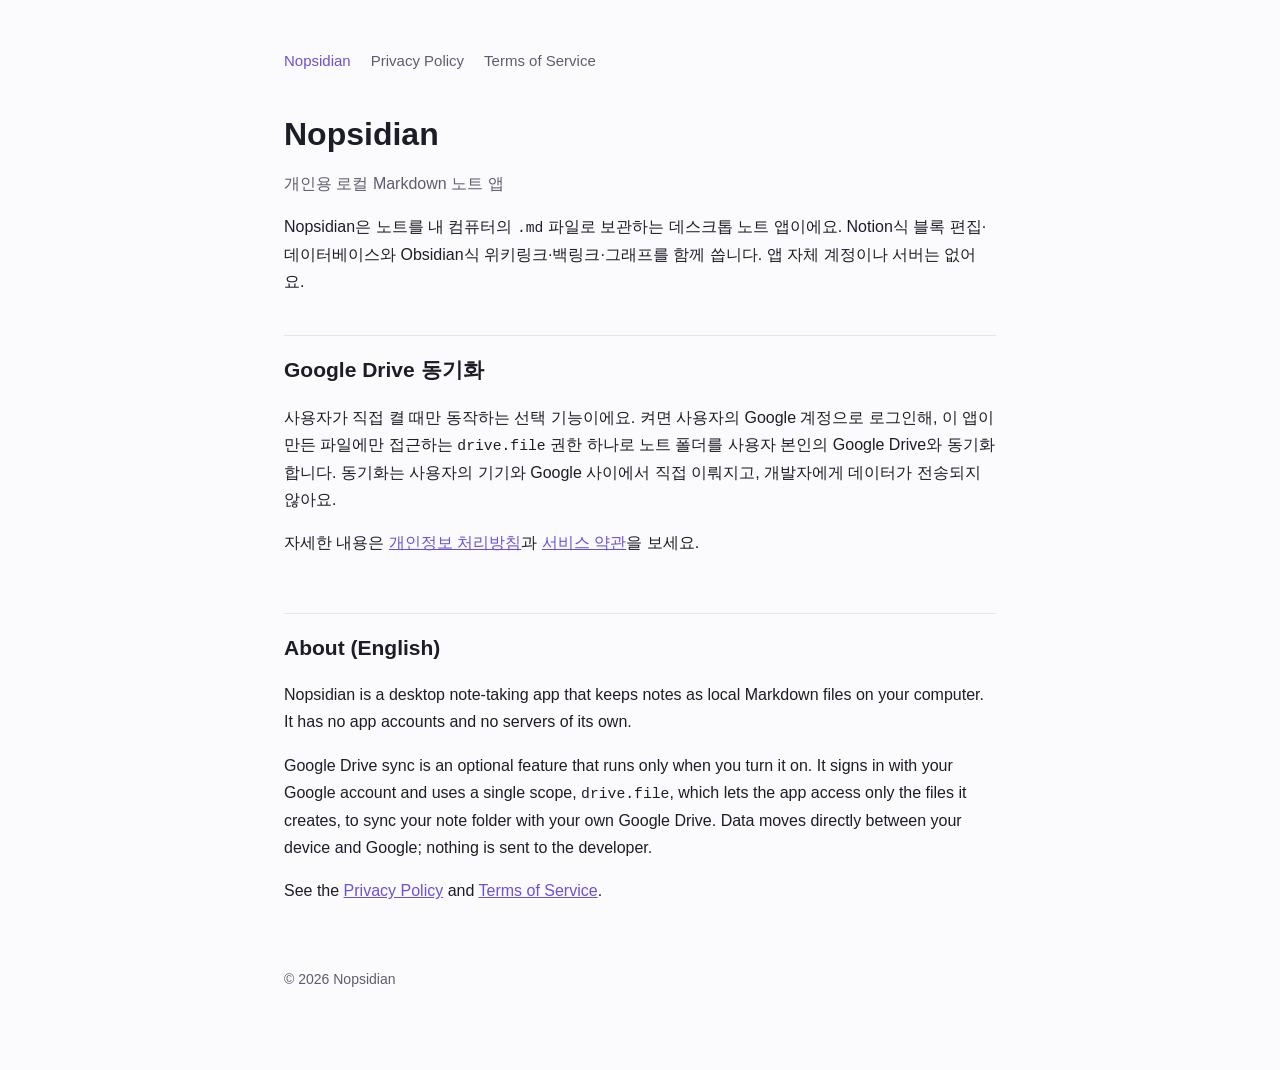
<file: index.html>
<!doctype html>
<html lang="ko">
<head>
  <meta charset="utf-8">
  <meta name="viewport" content="width=device-width, initial-scale=1">
  <title>Nopsidian</title>
  <meta name="description" content="Nopsidian — a personal, local-first Markdown note app.">
  <link rel="stylesheet" href="style.css">
</head>
<body>
<main>
  <nav>
    <a href="index.html" aria-current="page">Nopsidian</a>
    <a href="privacy.html">Privacy Policy</a>
    <a href="terms.html">Terms of Service</a>
  </nav>

  <h1>Nopsidian</h1>
  <p class="muted">개인용 로컬 Markdown 노트 앱</p>

  <p>Nopsidian은 노트를 내 컴퓨터의 <code>.md</code> 파일로 보관하는 데스크톱 노트 앱이에요. Notion식 블록 편집·데이터베이스와 Obsidian식 위키링크·백링크·그래프를 함께 씁니다. 앱 자체 계정이나 서버는 없어요.</p>

  <h2>Google Drive 동기화</h2>
  <p>사용자가 직접 켤 때만 동작하는 선택 기능이에요. 켜면 사용자의 Google 계정으로 로그인해, 이 앱이 만든 파일에만 접근하는 <code>drive.file</code> 권한 하나로 노트 폴더를 사용자 본인의 Google Drive와 동기화합니다. 동기화는 사용자의 기기와 Google 사이에서 직접 이뤄지고, 개발자에게 데이터가 전송되지 않아요.</p>
  <p>자세한 내용은 <a href="privacy.html">개인정보 처리방침</a>과 <a href="terms.html">서비스 약관</a>을 보세요.</p>

  <section class="lang" lang="en">
    <h2>About (English)</h2>
    <p>Nopsidian is a desktop note-taking app that keeps notes as local Markdown files on your computer. It has no app accounts and no servers of its own.</p>
    <p>Google Drive sync is an optional feature that runs only when you turn it on. It signs in with your Google account and uses a single scope, <code>drive.file</code>, which lets the app access only the files it creates, to sync your note folder with your own Google Drive. Data moves directly between your device and Google; nothing is sent to the developer.</p>
    <p>See the <a href="privacy.html">Privacy Policy</a> and <a href="terms.html">Terms of Service</a>.</p>
  </section>

  <footer>© 2026 Nopsidian</footer>
</main>
</body>
</html>
</file>
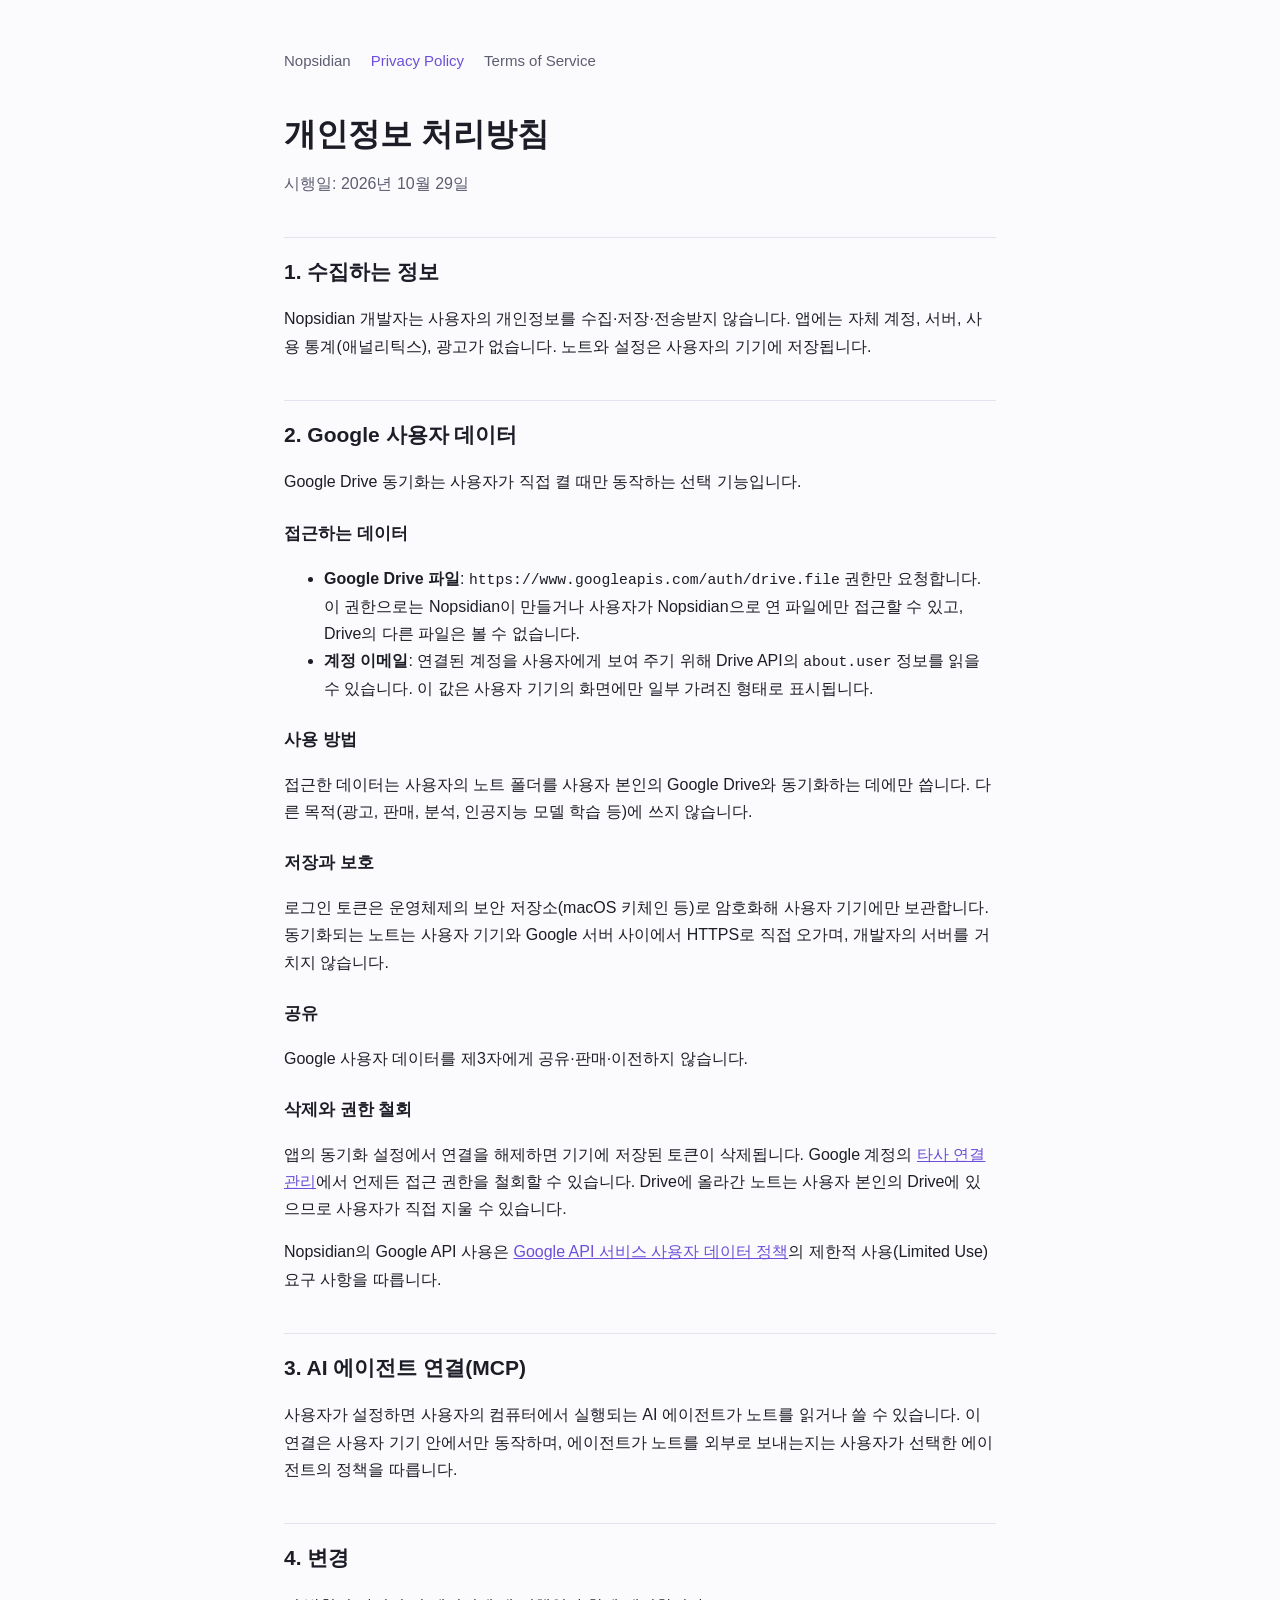
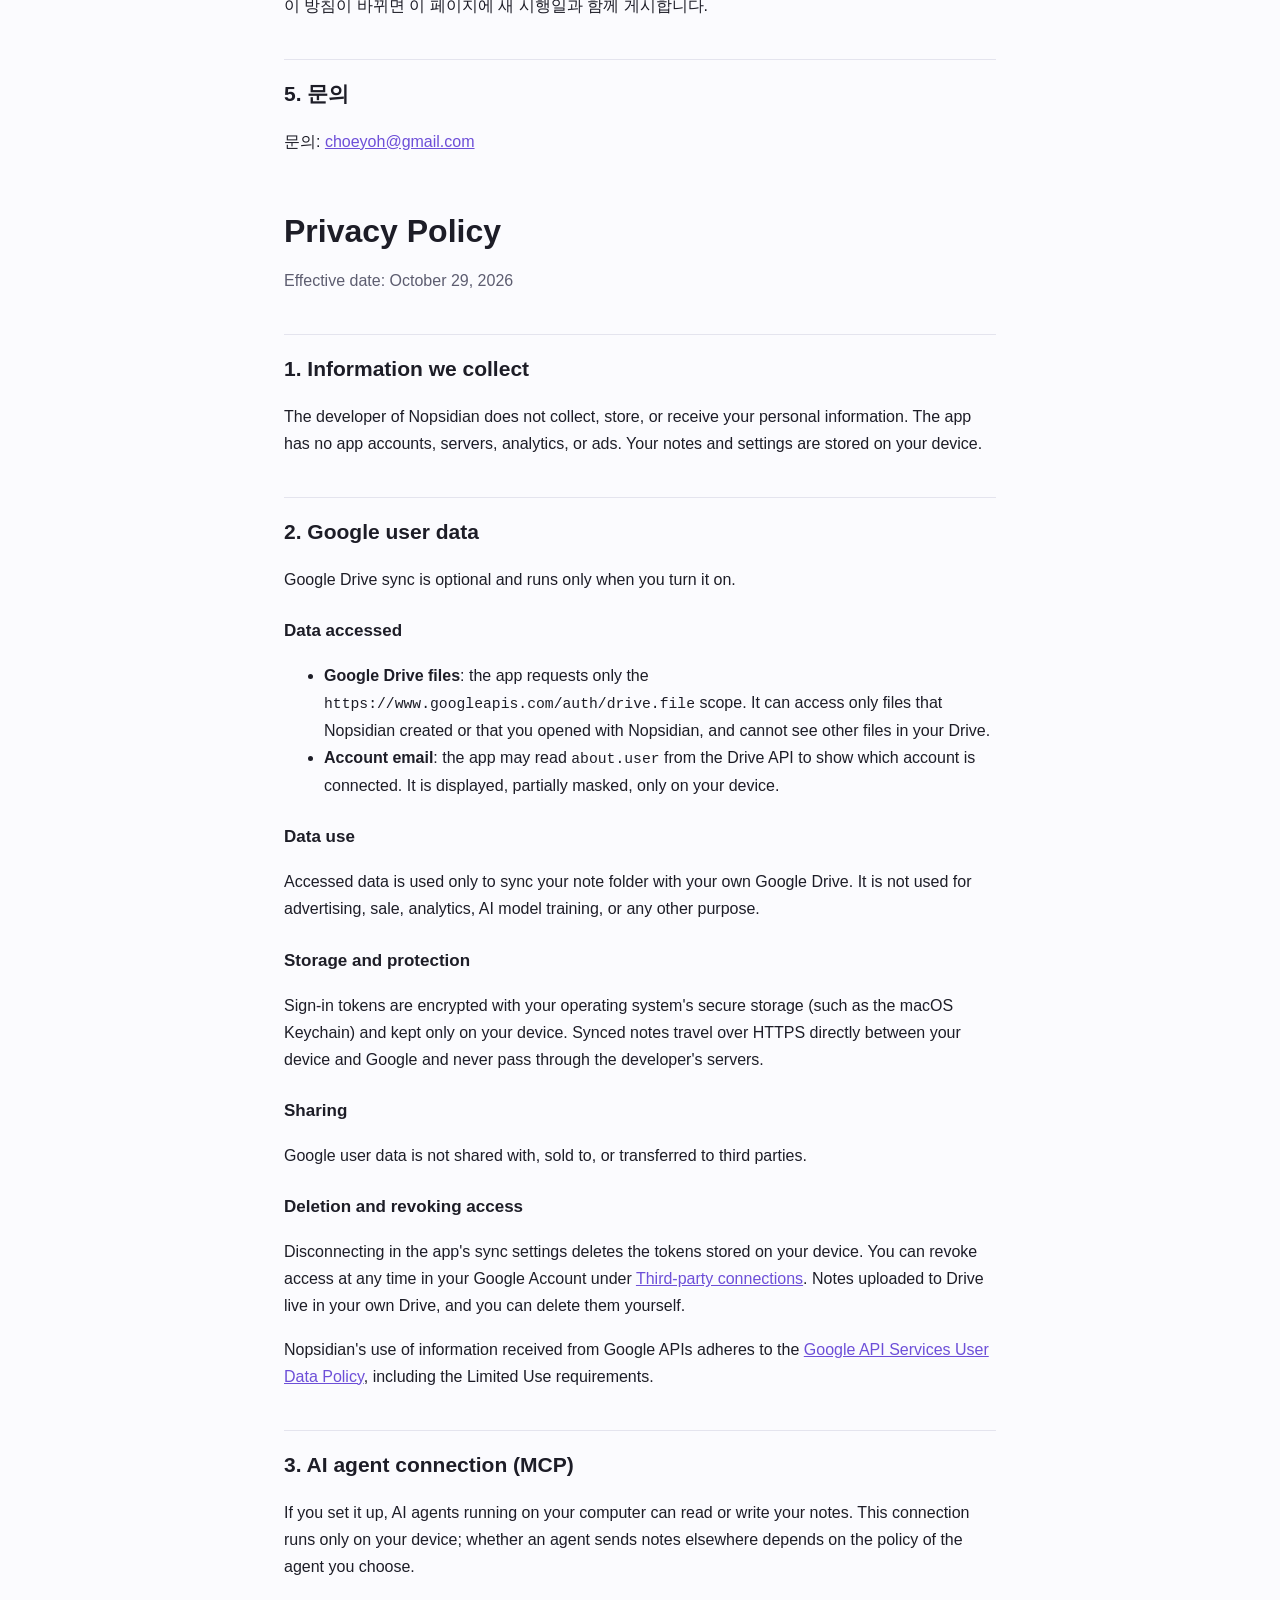
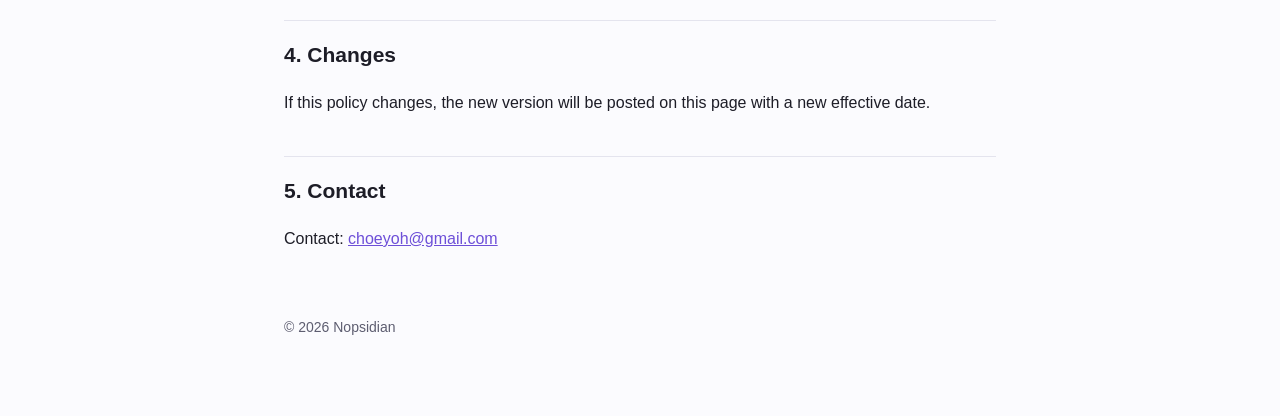
<file: privacy.html>
<!doctype html>
<html lang="ko">
<head>
  <meta charset="utf-8">
  <meta name="viewport" content="width=device-width, initial-scale=1">
  <title>Privacy Policy — Nopsidian</title>
  <link rel="stylesheet" href="style.css">
</head>
<body>
<main>
  <nav>
    <a href="index.html">Nopsidian</a>
    <a href="privacy.html" aria-current="page">Privacy Policy</a>
    <a href="terms.html">Terms of Service</a>
  </nav>

  <h1>개인정보 처리방침</h1>
  <p class="muted">시행일: 2026년 10월 29일</p>

  <h2>1. 수집하는 정보</h2>
  <p>Nopsidian 개발자는 사용자의 개인정보를 수집·저장·전송받지 않습니다. 앱에는 자체 계정, 서버, 사용 통계(애널리틱스), 광고가 없습니다. 노트와 설정은 사용자의 기기에 저장됩니다.</p>

  <h2>2. Google 사용자 데이터</h2>
  <p>Google Drive 동기화는 사용자가 직접 켤 때만 동작하는 선택 기능입니다.</p>
  <h3>접근하는 데이터</h3>
  <ul>
    <li><strong>Google Drive 파일</strong>: <code>https://www.googleapis.com/auth/drive.file</code> 권한만 요청합니다. 이 권한으로는 Nopsidian이 만들거나 사용자가 Nopsidian으로 연 파일에만 접근할 수 있고, Drive의 다른 파일은 볼 수 없습니다.</li>
    <li><strong>계정 이메일</strong>: 연결된 계정을 사용자에게 보여 주기 위해 Drive API의 <code>about.user</code> 정보를 읽을 수 있습니다. 이 값은 사용자 기기의 화면에만 일부 가려진 형태로 표시됩니다.</li>
  </ul>
  <h3>사용 방법</h3>
  <p>접근한 데이터는 사용자의 노트 폴더를 사용자 본인의 Google Drive와 동기화하는 데에만 씁니다. 다른 목적(광고, 판매, 분석, 인공지능 모델 학습 등)에 쓰지 않습니다.</p>
  <h3>저장과 보호</h3>
  <p>로그인 토큰은 운영체제의 보안 저장소(macOS 키체인 등)로 암호화해 사용자 기기에만 보관합니다. 동기화되는 노트는 사용자 기기와 Google 서버 사이에서 HTTPS로 직접 오가며, 개발자의 서버를 거치지 않습니다.</p>
  <h3>공유</h3>
  <p>Google 사용자 데이터를 제3자에게 공유·판매·이전하지 않습니다.</p>
  <h3>삭제와 권한 철회</h3>
  <p>앱의 동기화 설정에서 연결을 해제하면 기기에 저장된 토큰이 삭제됩니다. Google 계정의 <a href="https://myaccount.google.com/connections">타사 연결 관리</a>에서 언제든 접근 권한을 철회할 수 있습니다. Drive에 올라간 노트는 사용자 본인의 Drive에 있으므로 사용자가 직접 지울 수 있습니다.</p>
  <p>Nopsidian의 Google API 사용은 <a href="https://developers.google.com/terms/api-services-user-data-policy">Google API 서비스 사용자 데이터 정책</a>의 제한적 사용(Limited Use) 요구 사항을 따릅니다.</p>

  <h2>3. AI 에이전트 연결(MCP)</h2>
  <p>사용자가 설정하면 사용자의 컴퓨터에서 실행되는 AI 에이전트가 노트를 읽거나 쓸 수 있습니다. 이 연결은 사용자 기기 안에서만 동작하며, 에이전트가 노트를 외부로 보내는지는 사용자가 선택한 에이전트의 정책을 따릅니다.</p>

  <h2>4. 변경</h2>
  <p>이 방침이 바뀌면 이 페이지에 새 시행일과 함께 게시합니다.</p>

  <h2>5. 문의</h2>
  <p>문의: <a href="mailto:choeyoh@gmail.com">choeyoh@gmail.com</a></p>

  <section class="lang" lang="en">
    <h1>Privacy Policy</h1>
    <p class="muted">Effective date: October 29, 2026</p>

    <h2>1. Information we collect</h2>
    <p>The developer of Nopsidian does not collect, store, or receive your personal information. The app has no app accounts, servers, analytics, or ads. Your notes and settings are stored on your device.</p>

    <h2>2. Google user data</h2>
    <p>Google Drive sync is optional and runs only when you turn it on.</p>
    <h3>Data accessed</h3>
    <ul>
      <li><strong>Google Drive files</strong>: the app requests only the <code>https://www.googleapis.com/auth/drive.file</code> scope. It can access only files that Nopsidian created or that you opened with Nopsidian, and cannot see other files in your Drive.</li>
      <li><strong>Account email</strong>: the app may read <code>about.user</code> from the Drive API to show which account is connected. It is displayed, partially masked, only on your device.</li>
    </ul>
    <h3>Data use</h3>
    <p>Accessed data is used only to sync your note folder with your own Google Drive. It is not used for advertising, sale, analytics, AI model training, or any other purpose.</p>
    <h3>Storage and protection</h3>
    <p>Sign-in tokens are encrypted with your operating system's secure storage (such as the macOS Keychain) and kept only on your device. Synced notes travel over HTTPS directly between your device and Google and never pass through the developer's servers.</p>
    <h3>Sharing</h3>
    <p>Google user data is not shared with, sold to, or transferred to third parties.</p>
    <h3>Deletion and revoking access</h3>
    <p>Disconnecting in the app's sync settings deletes the tokens stored on your device. You can revoke access at any time in your Google Account under <a href="https://myaccount.google.com/connections">Third-party connections</a>. Notes uploaded to Drive live in your own Drive, and you can delete them yourself.</p>
    <p>Nopsidian's use of information received from Google APIs adheres to the <a href="https://developers.google.com/terms/api-services-user-data-policy">Google API Services User Data Policy</a>, including the Limited Use requirements.</p>

    <h2>3. AI agent connection (MCP)</h2>
    <p>If you set it up, AI agents running on your computer can read or write your notes. This connection runs only on your device; whether an agent sends notes elsewhere depends on the policy of the agent you choose.</p>

    <h2>4. Changes</h2>
    <p>If this policy changes, the new version will be posted on this page with a new effective date.</p>

    <h2>5. Contact</h2>
    <p>Contact: <a href="mailto:choeyoh@gmail.com">choeyoh@gmail.com</a></p>
  </section>

  <footer>© 2026 Nopsidian</footer>
</main>
</body>
</html>
</file>
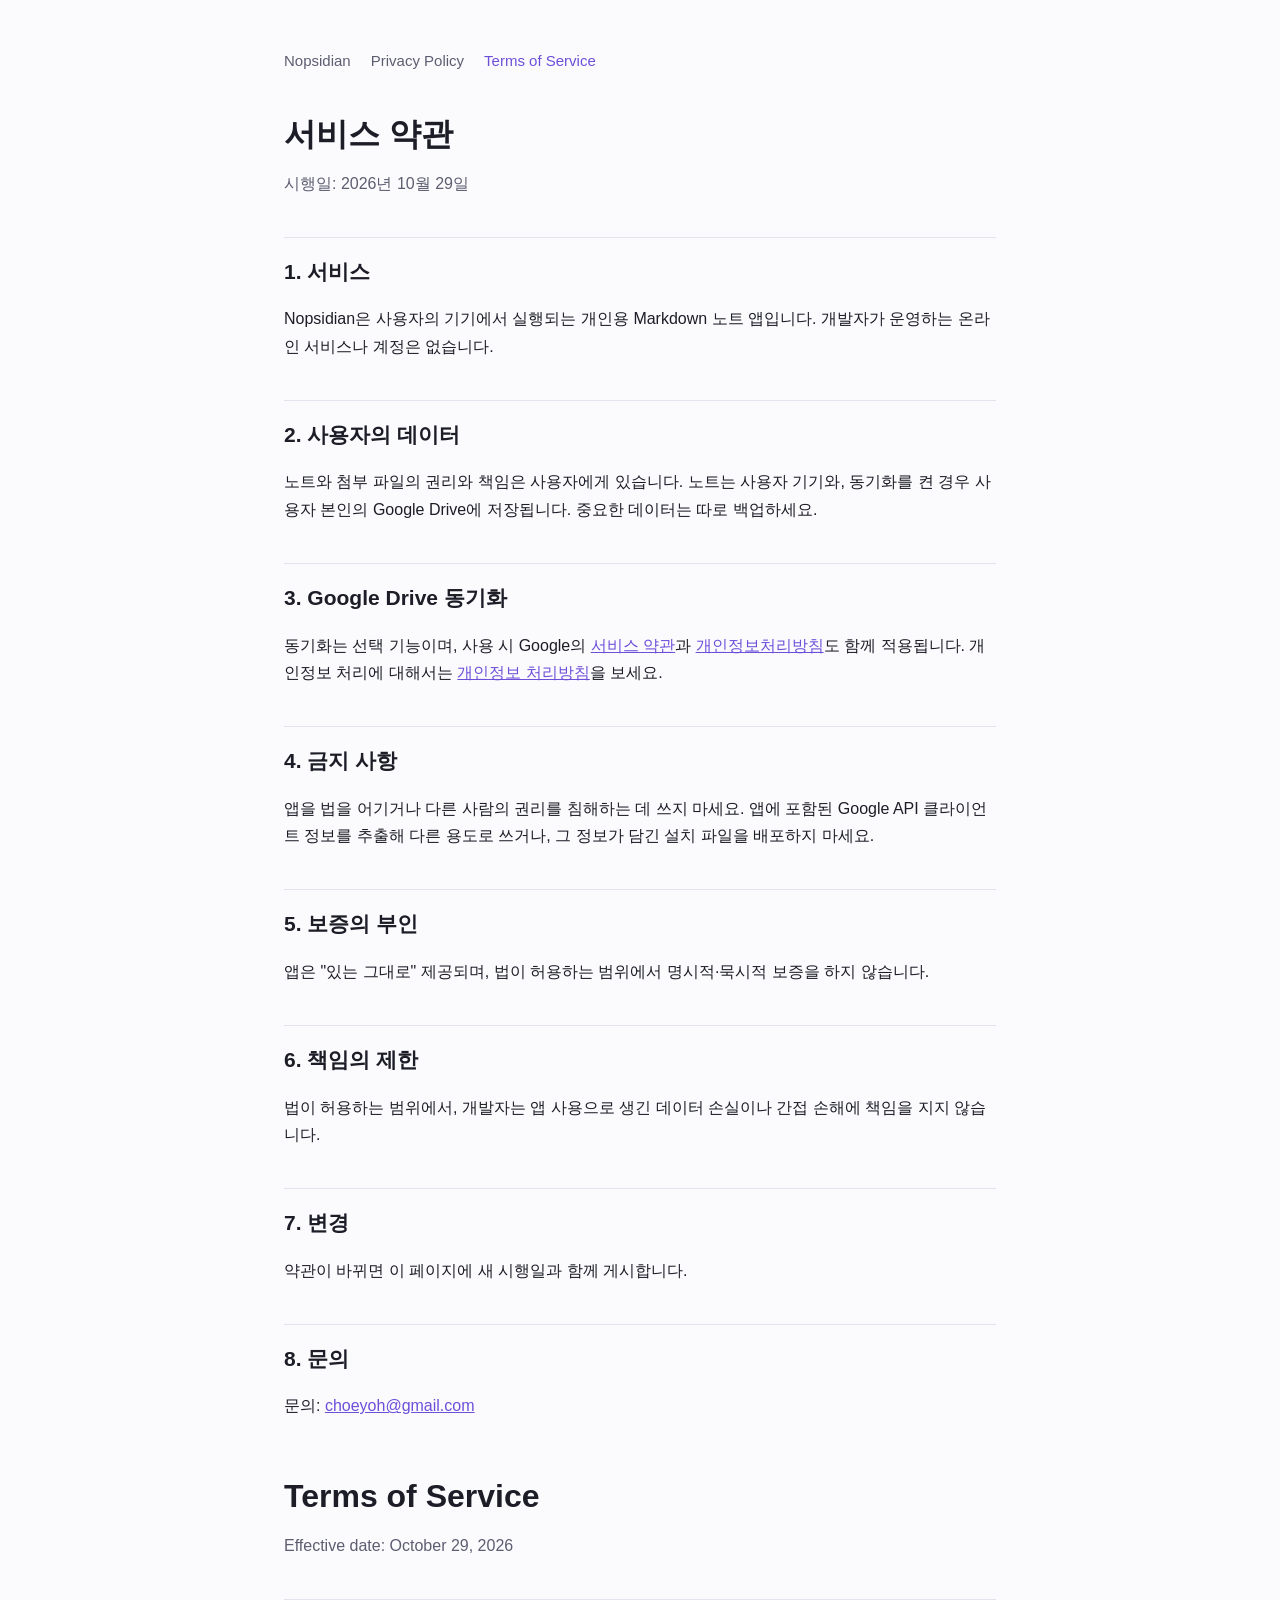
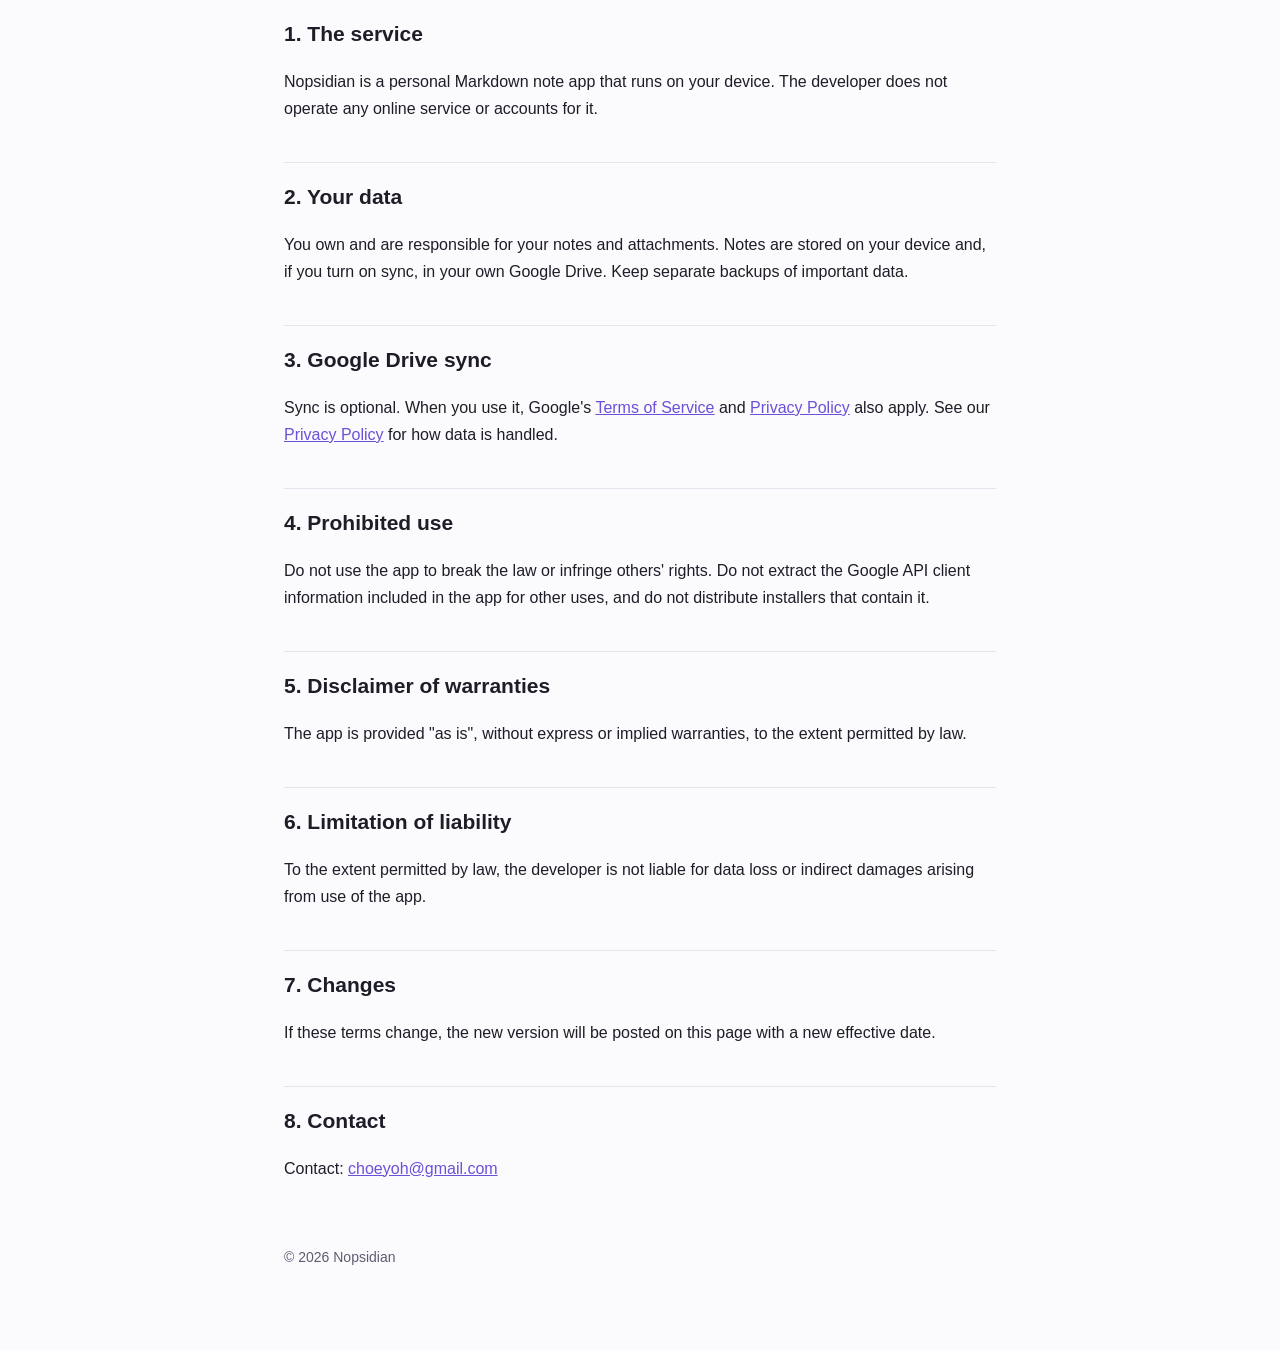
<file: terms.html>
<!doctype html>
<html lang="ko">
<head>
  <meta charset="utf-8">
  <meta name="viewport" content="width=device-width, initial-scale=1">
  <title>Terms of Service — Nopsidian</title>
  <link rel="stylesheet" href="style.css">
</head>
<body>
<main>
  <nav>
    <a href="index.html">Nopsidian</a>
    <a href="privacy.html">Privacy Policy</a>
    <a href="terms.html" aria-current="page">Terms of Service</a>
  </nav>

  <h1>서비스 약관</h1>
  <p class="muted">시행일: 2026년 10월 29일</p>

  <h2>1. 서비스</h2>
  <p>Nopsidian은 사용자의 기기에서 실행되는 개인용 Markdown 노트 앱입니다. 개발자가 운영하는 온라인 서비스나 계정은 없습니다.</p>

  <h2>2. 사용자의 데이터</h2>
  <p>노트와 첨부 파일의 권리와 책임은 사용자에게 있습니다. 노트는 사용자 기기와, 동기화를 켠 경우 사용자 본인의 Google Drive에 저장됩니다. 중요한 데이터는 따로 백업하세요.</p>

  <h2>3. Google Drive 동기화</h2>
  <p>동기화는 선택 기능이며, 사용 시 Google의 <a href="https://policies.google.com/terms">서비스 약관</a>과 <a href="https://policies.google.com/privacy">개인정보처리방침</a>도 함께 적용됩니다. 개인정보 처리에 대해서는 <a href="privacy.html">개인정보 처리방침</a>을 보세요.</p>

  <h2>4. 금지 사항</h2>
  <p>앱을 법을 어기거나 다른 사람의 권리를 침해하는 데 쓰지 마세요. 앱에 포함된 Google API 클라이언트 정보를 추출해 다른 용도로 쓰거나, 그 정보가 담긴 설치 파일을 배포하지 마세요.</p>

  <h2>5. 보증의 부인</h2>
  <p>앱은 "있는 그대로" 제공되며, 법이 허용하는 범위에서 명시적·묵시적 보증을 하지 않습니다.</p>

  <h2>6. 책임의 제한</h2>
  <p>법이 허용하는 범위에서, 개발자는 앱 사용으로 생긴 데이터 손실이나 간접 손해에 책임을 지지 않습니다.</p>

  <h2>7. 변경</h2>
  <p>약관이 바뀌면 이 페이지에 새 시행일과 함께 게시합니다.</p>

  <h2>8. 문의</h2>
  <p>문의: <a href="mailto:choeyoh@gmail.com">choeyoh@gmail.com</a></p>

  <section class="lang" lang="en">
    <h1>Terms of Service</h1>
    <p class="muted">Effective date: October 29, 2026</p>

    <h2>1. The service</h2>
    <p>Nopsidian is a personal Markdown note app that runs on your device. The developer does not operate any online service or accounts for it.</p>

    <h2>2. Your data</h2>
    <p>You own and are responsible for your notes and attachments. Notes are stored on your device and, if you turn on sync, in your own Google Drive. Keep separate backups of important data.</p>

    <h2>3. Google Drive sync</h2>
    <p>Sync is optional. When you use it, Google's <a href="https://policies.google.com/terms">Terms of Service</a> and <a href="https://policies.google.com/privacy">Privacy Policy</a> also apply. See our <a href="privacy.html">Privacy Policy</a> for how data is handled.</p>

    <h2>4. Prohibited use</h2>
    <p>Do not use the app to break the law or infringe others' rights. Do not extract the Google API client information included in the app for other uses, and do not distribute installers that contain it.</p>

    <h2>5. Disclaimer of warranties</h2>
    <p>The app is provided "as is", without express or implied warranties, to the extent permitted by law.</p>

    <h2>6. Limitation of liability</h2>
    <p>To the extent permitted by law, the developer is not liable for data loss or indirect damages arising from use of the app.</p>

    <h2>7. Changes</h2>
    <p>If these terms change, the new version will be posted on this page with a new effective date.</p>

    <h2>8. Contact</h2>
    <p>Contact: <a href="mailto:choeyoh@gmail.com">choeyoh@gmail.com</a></p>
  </section>

  <footer>© 2026 Nopsidian</footer>
</main>
</body>
</html>
</file>
<file: style.css>
:root {
  --fg: #1d1d27;
  --muted: #5d5d70;
  --bg: #fbfbfe;
  --accent: #6d4fd8;
  --line: #e4e4ee;
}
@media (prefers-color-scheme: dark) {
  :root { --fg: #e8e8f0; --muted: #a0a0b4; --bg: #14141d; --accent: #a58cff; --line: #2a2a38; }
}
* { box-sizing: border-box; }
body {
  margin: 0;
  background: var(--bg);
  color: var(--fg);
  font: 16px/1.7 -apple-system, BlinkMacSystemFont, "Apple SD Gothic Neo", "Segoe UI", sans-serif;
}
main { max-width: 760px; margin: 0 auto; padding: 48px 24px 80px; }
nav { display: flex; gap: 20px; margin-bottom: 40px; font-size: 15px; }
nav a { color: var(--muted); text-decoration: none; }
nav a[aria-current="page"], nav a:hover { color: var(--accent); }
h1 { font-size: 32px; line-height: 1.25; margin: 0 0 8px; }
h2 { font-size: 21px; margin: 40px 0 8px; padding-top: 16px; border-top: 1px solid var(--line); }
h3 { font-size: 17px; margin: 24px 0 4px; }
a { color: var(--accent); }
.muted { color: var(--muted); }
.lang { margin-top: 56px; }
code { font-size: 0.92em; }
footer { margin-top: 64px; font-size: 14px; color: var(--muted); }
</file>
